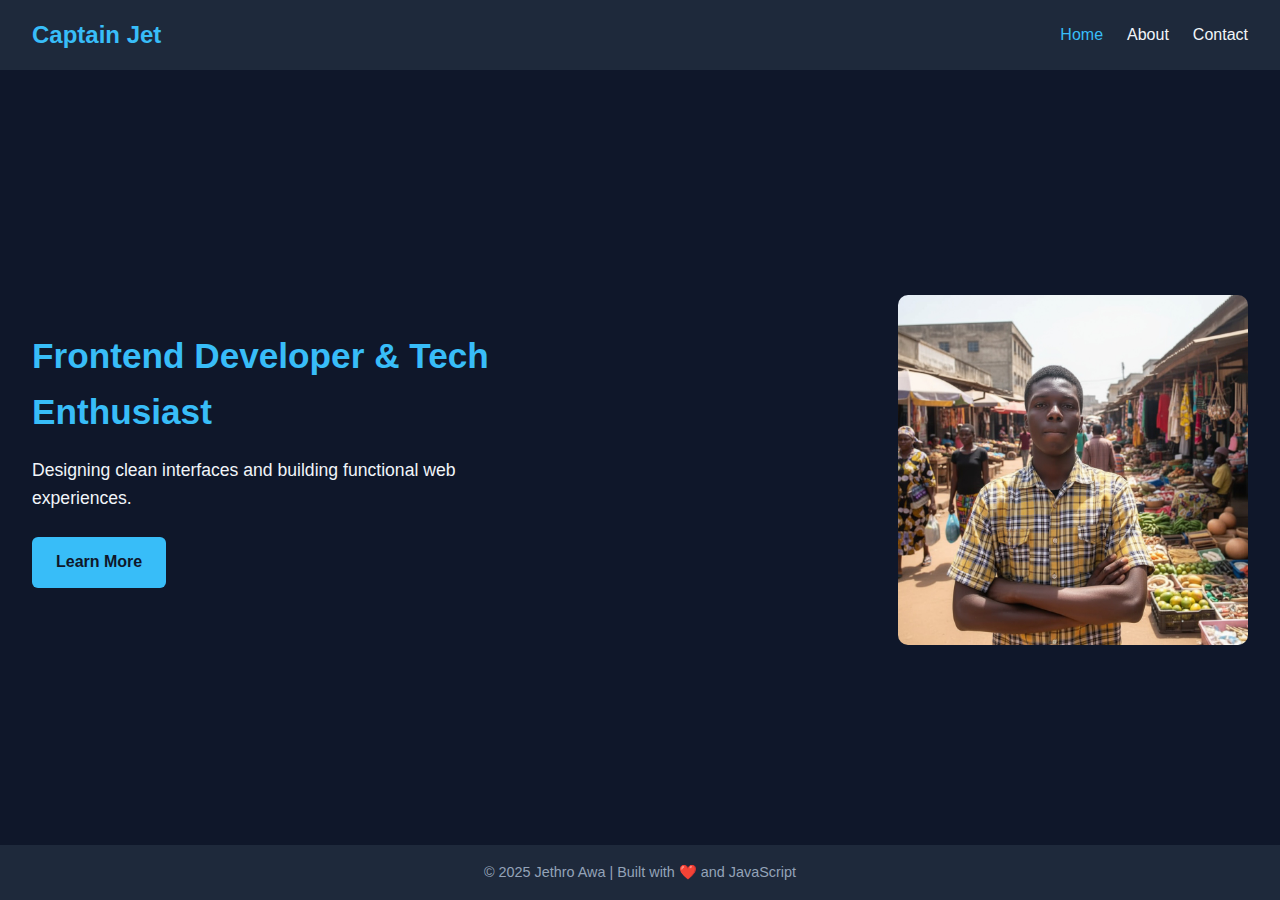
<file: index.html>
<!DOCTYPE html>
<html lang="en">
<head>
  <meta charset="UTF-8">
  <meta name="viewport" content="width=device-width, initial-scale=1.0">
  <title>Jethro Awa | Web Developer</title>
  <link rel="stylesheet" href="css/style.css">
</head>
<body>
  <header>
    <nav class="navbar">
      <h1 class="logo">Captain Jet</h1>
      <ul class="nav-links">
        <li><a href="index.html">Home</a></li>
        <li><a href="about.html">About</a></li>
        <li><a href="contact.html">Contact</a></li>
      </ul>
    </nav>
  </header>

  <section class="hero">
    <div class="hero-text">
      <h2>Frontend Developer & Tech Enthusiast</h2>
      <p>Designing clean interfaces and building functional web experiences.</p>
      <a href="about.html" class="btn">Learn More</a>
    </div>
    <img src="images/userAvatar.jpg" alt="Jethro's profile" class="hero-img">
  </section>

  <footer>
    <p>© 2025 Jethro Awa | Built with ❤️ and JavaScript</p>
  </footer>
  
  <script src="js/main.js"></script>
</body>
</html>
</file>
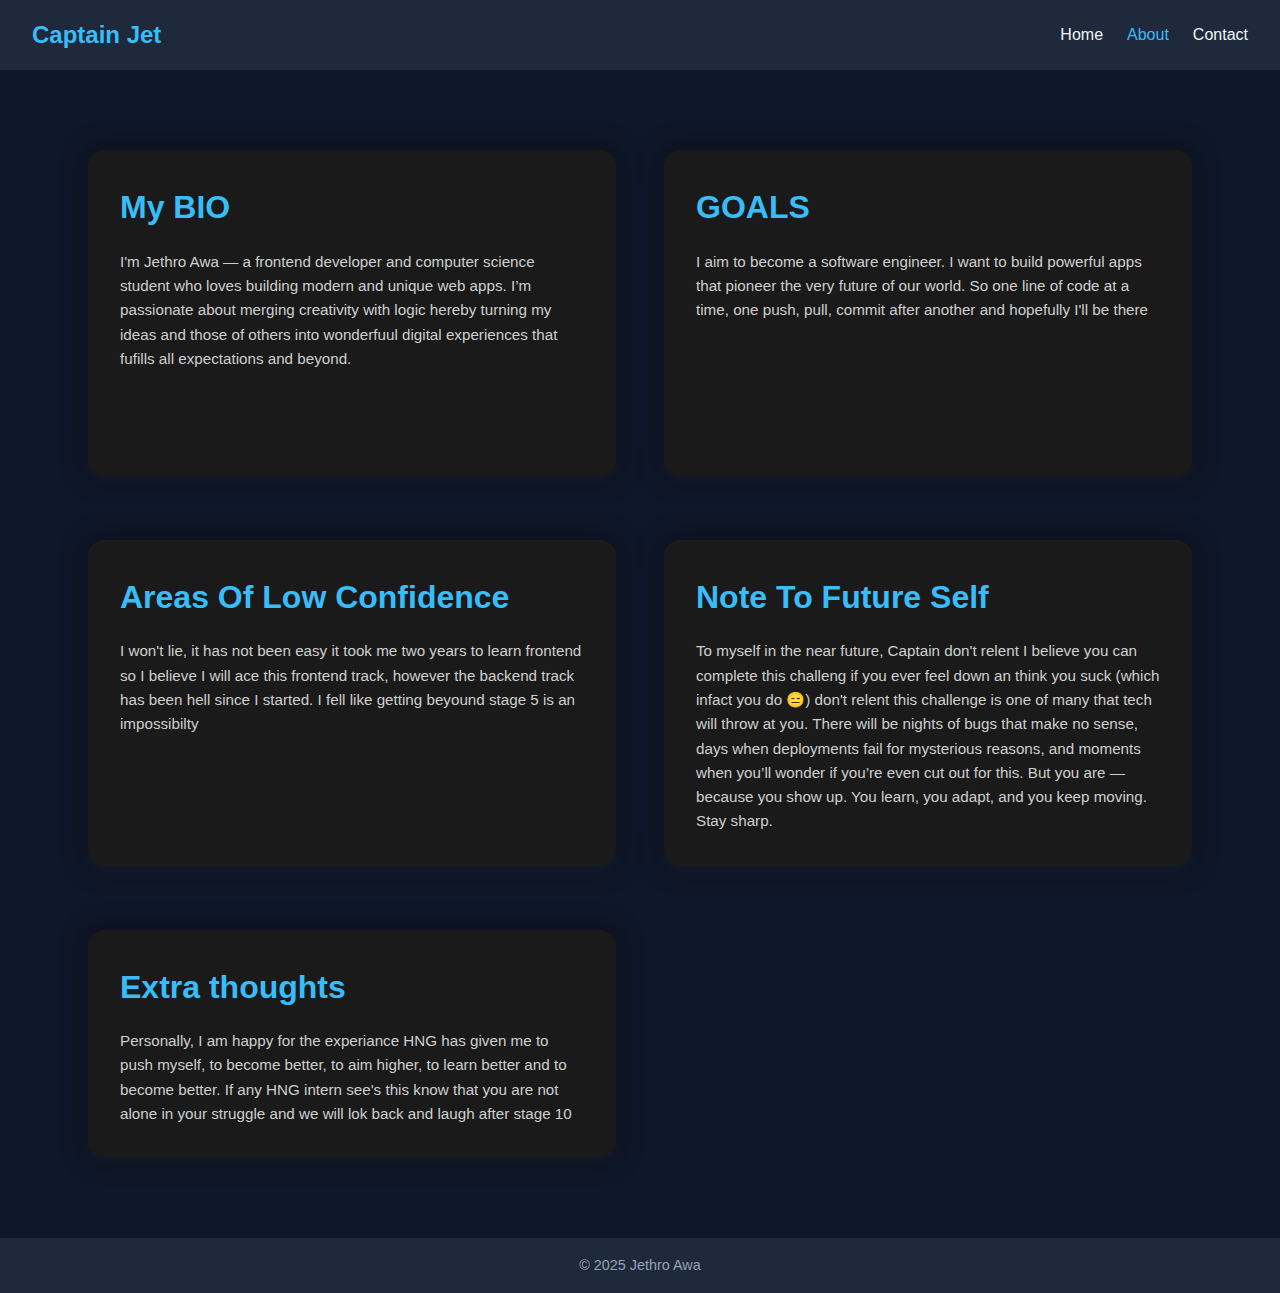
<file: about.html>
<!DOCTYPE html>
<html lang="en">

<head>
  <meta charset="UTF-8">
  <meta name="viewport" content="width=device-width, initial-scale=1.0">
  <title>About | Jethro Awa</title>
  <link rel="stylesheet" href="css/style.css">
</head>

<body>
  <header>
    <nav class="navbar">
      <h1 class="logo">Captain Jet</h1>
      <ul class="nav-links">
        <li><a href="index.html">Home</a></li>
        <li><a href="about.html" class="active">About</a></li>
        <li><a href="contact.html">Contact</a></li>
      </ul>
    </nav>
  </header>

  <section class="about">
    <div>
      <h2>My BIO</h2>
      <p data-testid="test-about-bio">I'm Jethro Awa — a frontend developer and computer science student who loves
        building modern and unique web apps. I’m passionate about merging creativity with logic hereby turning my ideas
        and those of others into wonderfuul digital experiences that fufills all expectations and beyond.</p>
    </div>

    <div>
      <h2>GOALS</h2>
      <p data-testid="test-about-goals">I aim to become a software engineer. I want to build powerful apps that pioneer
        the very future of our world. So one line of code at a time, one push, pull, commit after another and hopefully
        I'll be there</p>
    </div>

    <div>
      <h2>Areas Of Low Confidence</h2>
      <p data-testid="test-about-low-confidence">I won't lie, it has not been easy it took me two years to learn
        frontend so I believe I will ace this frontend track, however the backend track has been hell since I started. I
        fell like getting beyound stage 5 is an impossibilty</p>
    </div>

    <div>
      <h2>Note To Future Self</h2>
      <p data-testid="test-about-future-note">To myself in the near future, Captain don't relent I believe you can
        complete this challeng if you ever feel down an think you suck (which infact you do 😑) don't relent this
        challenge is one of many that tech will throw at you. There will be nights of bugs that make no sense, days when
        deployments fail for mysterious reasons, and moments when you’ll wonder if you’re even cut out for this. But you
        are — because you show up. You learn, you adapt, and you keep moving. Stay sharp.</p>
    </div>

    <div>
      <h2>Extra thoughts</h2>
      <p data-testid="test-about-extra">Personally, I am happy for the experiance HNG has given me to push myself, to
        become better, to aim higher, to learn better and to become better. If any HNG intern see's this know that you
        are not alone in your struggle and we will lok back and laugh after stage 10</p>
    </div>

  </section>

  <footer>
    <p>© 2025 Jethro Awa</p>
  </footer>

  <script src="js/main.js"></script>
</body>

</html>
</file>
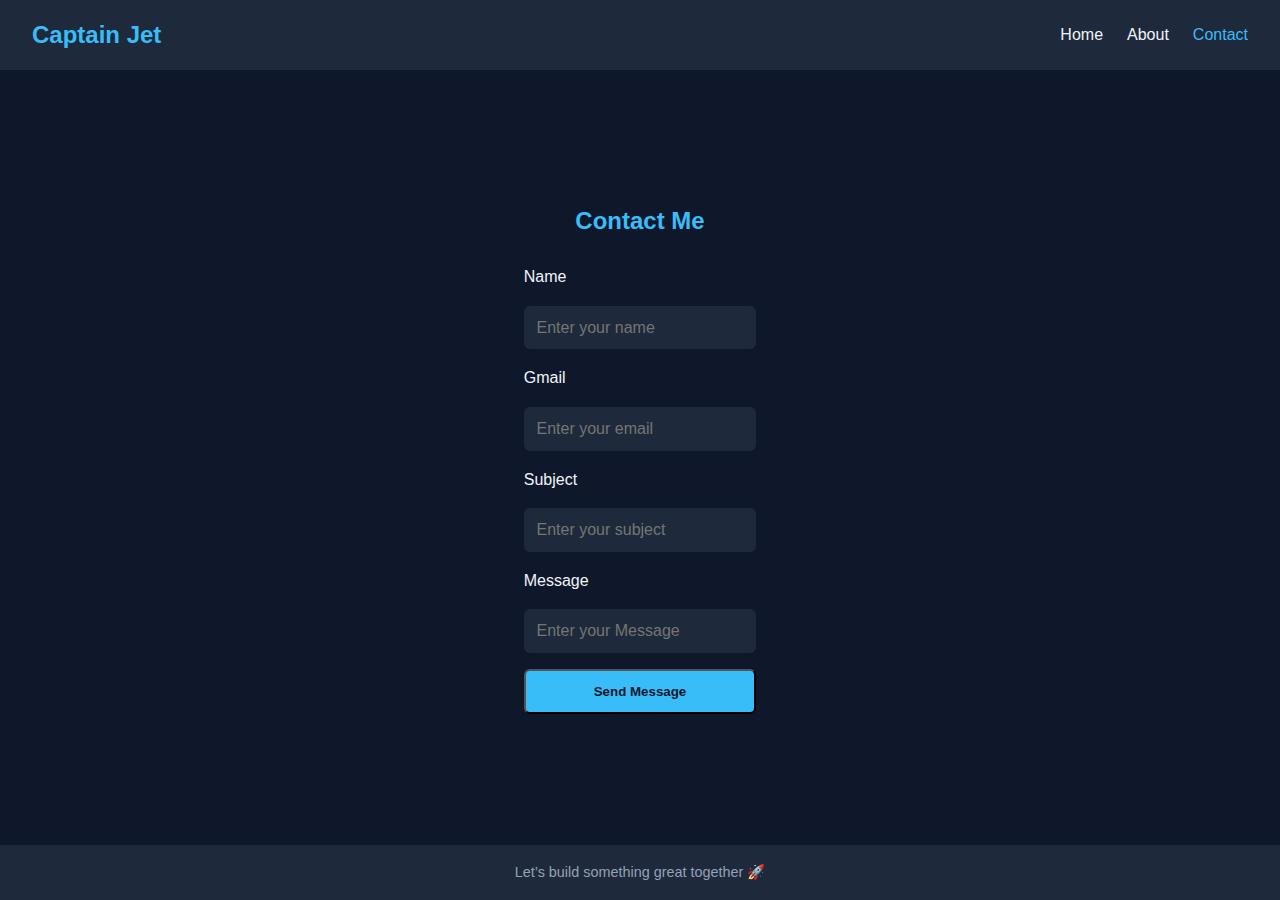
<file: contact.html>
<!DOCTYPE html>
<html lang="en">
<head>
  <meta charset="UTF-8">
  <meta name="viewport" content="width=device-width, initial-scale=1.0">
  <title>Contact | Jethro Awa</title>
  <link rel="stylesheet" href="css/style.css">
</head>
<body>
  <header>
    <nav class="navbar">
      <h1 class="logo">Captain Jet</h1>
      <ul class="nav-links">
        <li><a href="index.html">Home</a></li>
        <li><a href="about.html">About</a></li>
        <li><a href="contact.html" class="active">Contact</a></li>
      </ul>
    </nav>
  </header>

  <section class="contact">
    <h2>Contact Me</h2>
    <form id="contact-form">
      <label for="name">Name</label>
      <input type="text" data-testid="test-contact-name" id="name" title="Enter your name" placeholder="Enter your name" required>

      <label>Gmail</label>
      <input type="email" data-testid="test-contact-email" id="email" title="Enter your email" placeholder="Enter your email" required>

      <label>Subject</label>
      <input type="subject" data-testid="test-contact-subject" id="subject" title="Enter your Subject" placeholder="Enter your subject" required></textarea>

      <label>Message</label>
      <input type="message" data-testid="test-contact-message" id="message" title="Enter your message" placeholder="Enter your Message" required></textarea>

      <p id="error-message" data-testid="test-contact-message"></p>

      <p id="confirmation-message" data-testid="test-contact-success"></p>

      <button type="submit" data-testid="test-contact-submit" class="btn">Send Message</button>
    </form>
    
  </section>

  <footer>
    <p>Let’s build something great together 🚀</p>
  </footer>

  <script src="js/main.js"></script>
</body>
</html>
</file>
<file: css/style.css>
/* RESET STYLES */
* {
    margin: 0;
    padding: 0;
    box-sizing: border-box;
}

body {
    font-family: "Poppins", sans-serif;
    line-height: 1.6;
    background-color: #0f172a;
    color: #f1f5f9;
    display: flex;
    flex-direction: column;
    min-height: 100vh;
}

/* NAVBAR */
header {
    background-color: #1e293b;
    padding: 1rem 2rem;
    position: sticky;
    top: 0;
    z-index: 10;
}

.navbar {
    display: flex;
    justify-content: space-between;
    align-items: center;
}

.logo {
    font-size: 1.5rem;
    color: #38bdf8;
    font-weight: 600;
}

.nav-links {
    list-style: none;
    display: flex;
    gap: 1.5rem;
}

.nav-links a {
    text-decoration: none;
    color: #f1f5f9;
    font-weight: 500;
    transition: color 0.3s ease;
}

.nav-links a:hover,
.nav-links a.active {
    color: #38bdf8;
}

/* HERO SECTION */
.hero {
    display: flex;
    justify-content: space-between;
    align-items: center;
    padding: 4rem 2rem;
    flex-wrap: wrap;
    flex: 1;
}

.hero-text {
    max-width: 500px;
}

.hero-text h2 {
    font-size: 2.2rem;
    color: #38bdf8;
    margin-bottom: 1rem;
}

.hero-text p {
    margin-bottom: 1.5rem;
    font-size: 1.1rem;
}

.hero-img {
    max-width: 350px;
    width: 100%;
    border-radius: 10px;
    margin-top: 1.5rem;
}

/* BUTTON */
.btn {
    display: inline-block;
    background-color: #38bdf8;
    color: #0f172a;
    padding: 0.8rem 1.5rem;
    border-radius: 6px;
    text-decoration: none;
    font-weight: 600;
    transition: background-color 0.3s ease;
}

.btn:hover {
    background-color: #0ea5e9;
}

/* ABOUT SECTION */
.about {
    padding: 3rem 2rem;
    max-width: 700px;
    margin: auto;
    display: grid;
}

.about > div {
  background: #1a1a1a;
  margin: 2rem 1.5rem;
  border-radius: 1rem;
  padding: 2rem;
  box-shadow: 0 4px 15px rgba(255, 255, 255, 0.05),
              0 0 25px rgba(0, 0, 0, 0.6);
  color: #eaeaea;
  transition: transform 0.3s ease, box-shadow 0.3s ease;
}

/* Add hover lift for a “card feel” */
.about > div:hover {
  transform: translateY(-6px);
  box-shadow: 0 6px 25px rgba(255, 255, 255, 0.08),
              0 0 35px rgba(0, 0, 0, 0.8);
}

/* Optional inner text styling */
.about > div p {
  color: #cfcfcf;
  line-height: 1.6;
  font-size: 0.95rem;
}


.about h2 {
    font-size: 2rem;
    color: #38bdf8;
    margin-bottom: 1rem;
}

/* CONTACT SECTION */
.contact {
    padding: 3rem 2rem;
    max-width: 500px;
    margin: auto;
}

.contact h2 {
    color: #38bdf8;
    margin-bottom: 1.5rem;
    text-align: center;
}

form {
    display: flex;
    flex-direction: column;
    gap: 1rem;
}

label {
    font-weight: 500;
}

#error-message {
    color: #f87171;
    font-weight: 500;
    margin-top: 0.5rem;
    display: none;
}

#confirmation-message {
    color: #22c55e;
    font-weight: 500;
    margin-top: 0.5rem;
    display: none;
}

.display-on-success {
    display: block;
}


input,
textarea {
    padding: 0.8rem;
    border: none;
    border-radius: 6px;
    font-size: 1rem;
    background-color: #1e293b;
    color: #f1f5f9;
}

input:focus,
textarea:focus {
    outline: 2px solid #38bdf8;
}

button {
    cursor: pointer;
}

/* FOOTER */
footer {
    background-color: #1e293b;
    text-align: center;
    padding: 1rem;
    font-size: 0.9rem;
    color: #94a3b8;
}

/* RESPONSIVE */
@media (max-width: 768px) {
    .hero {
        flex-direction: column;
        text-align: center;
    }

    .hero-text h2 {
        font-size: 1.8rem;
    }

    .nav-links {
        flex-wrap: wrap;
        justify-content: center;
    }
}

@media (min-width: 768px) {
    .about {
        max-width: 100%;
        padding: 3rem 4rem;
        grid-template-columns: 1fr 1fr;
        grid-template-rows: 1fr 1fr;
    }
}
</file>
